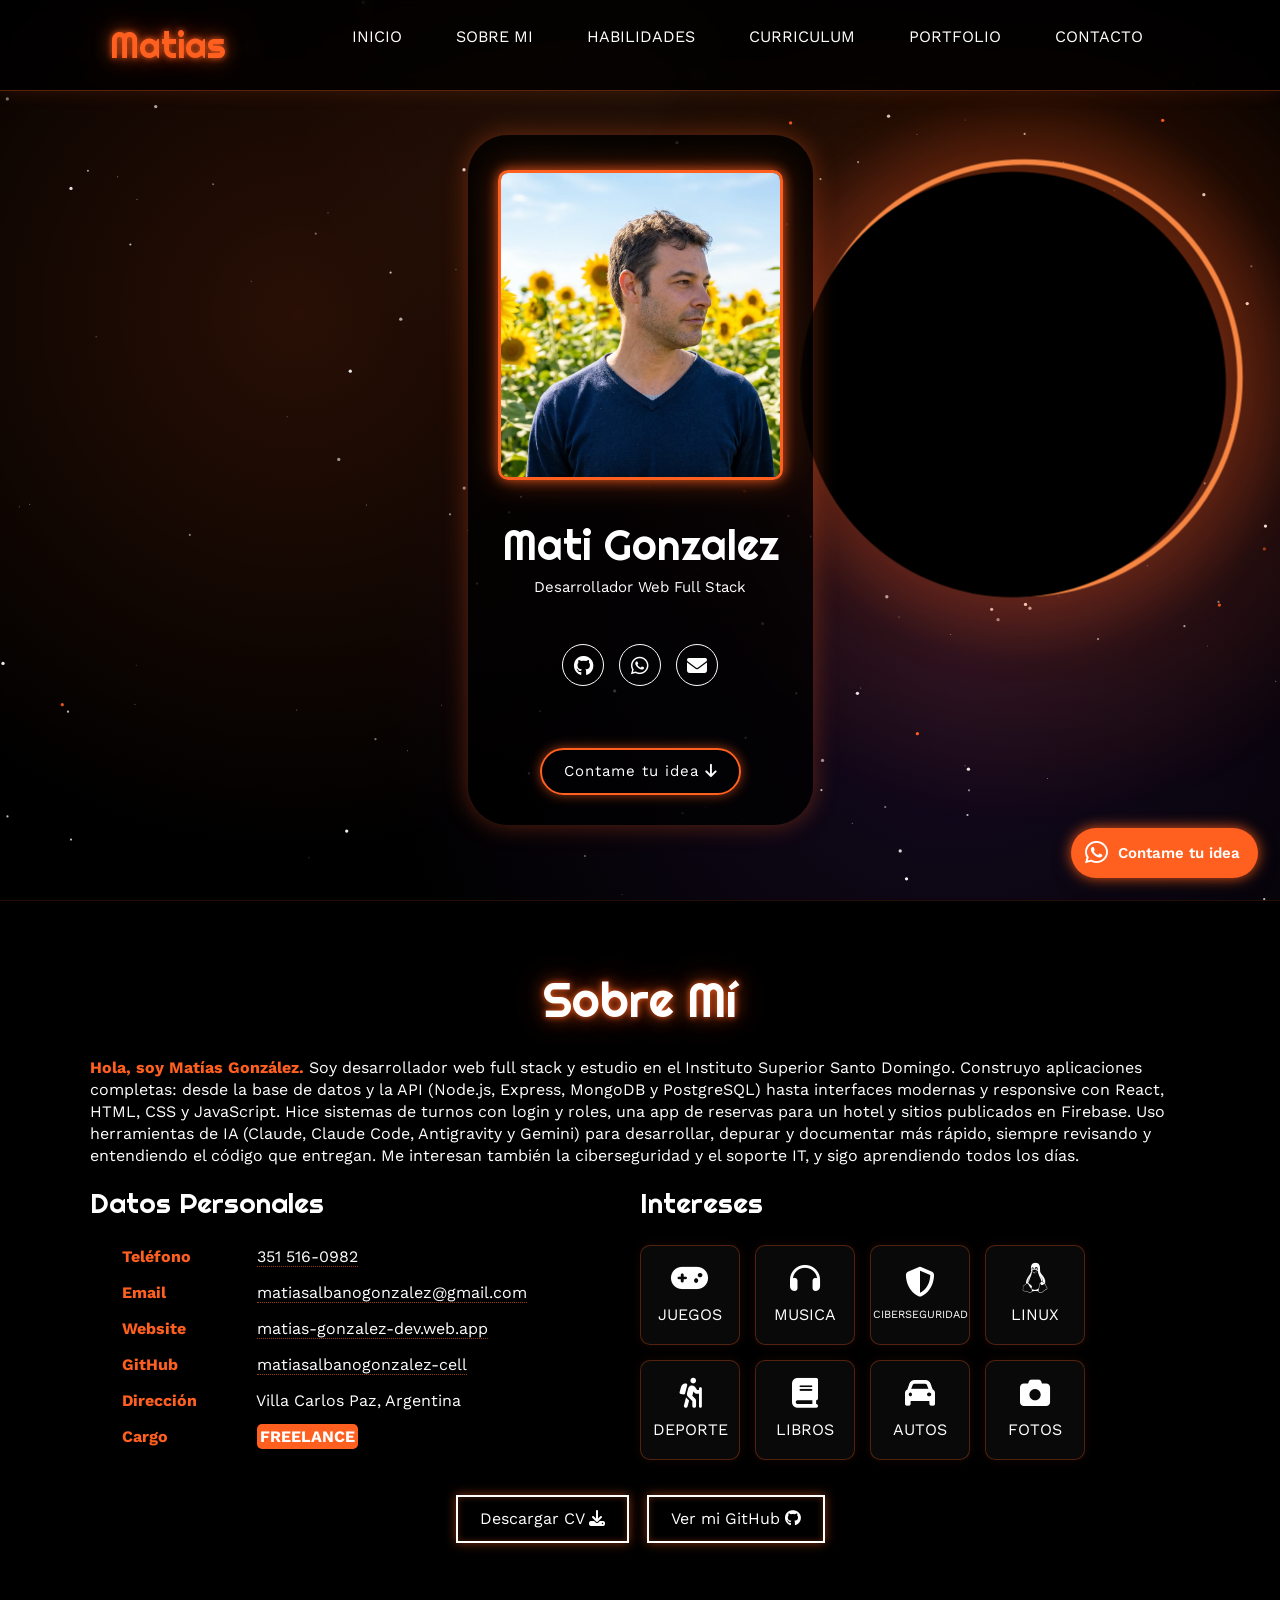
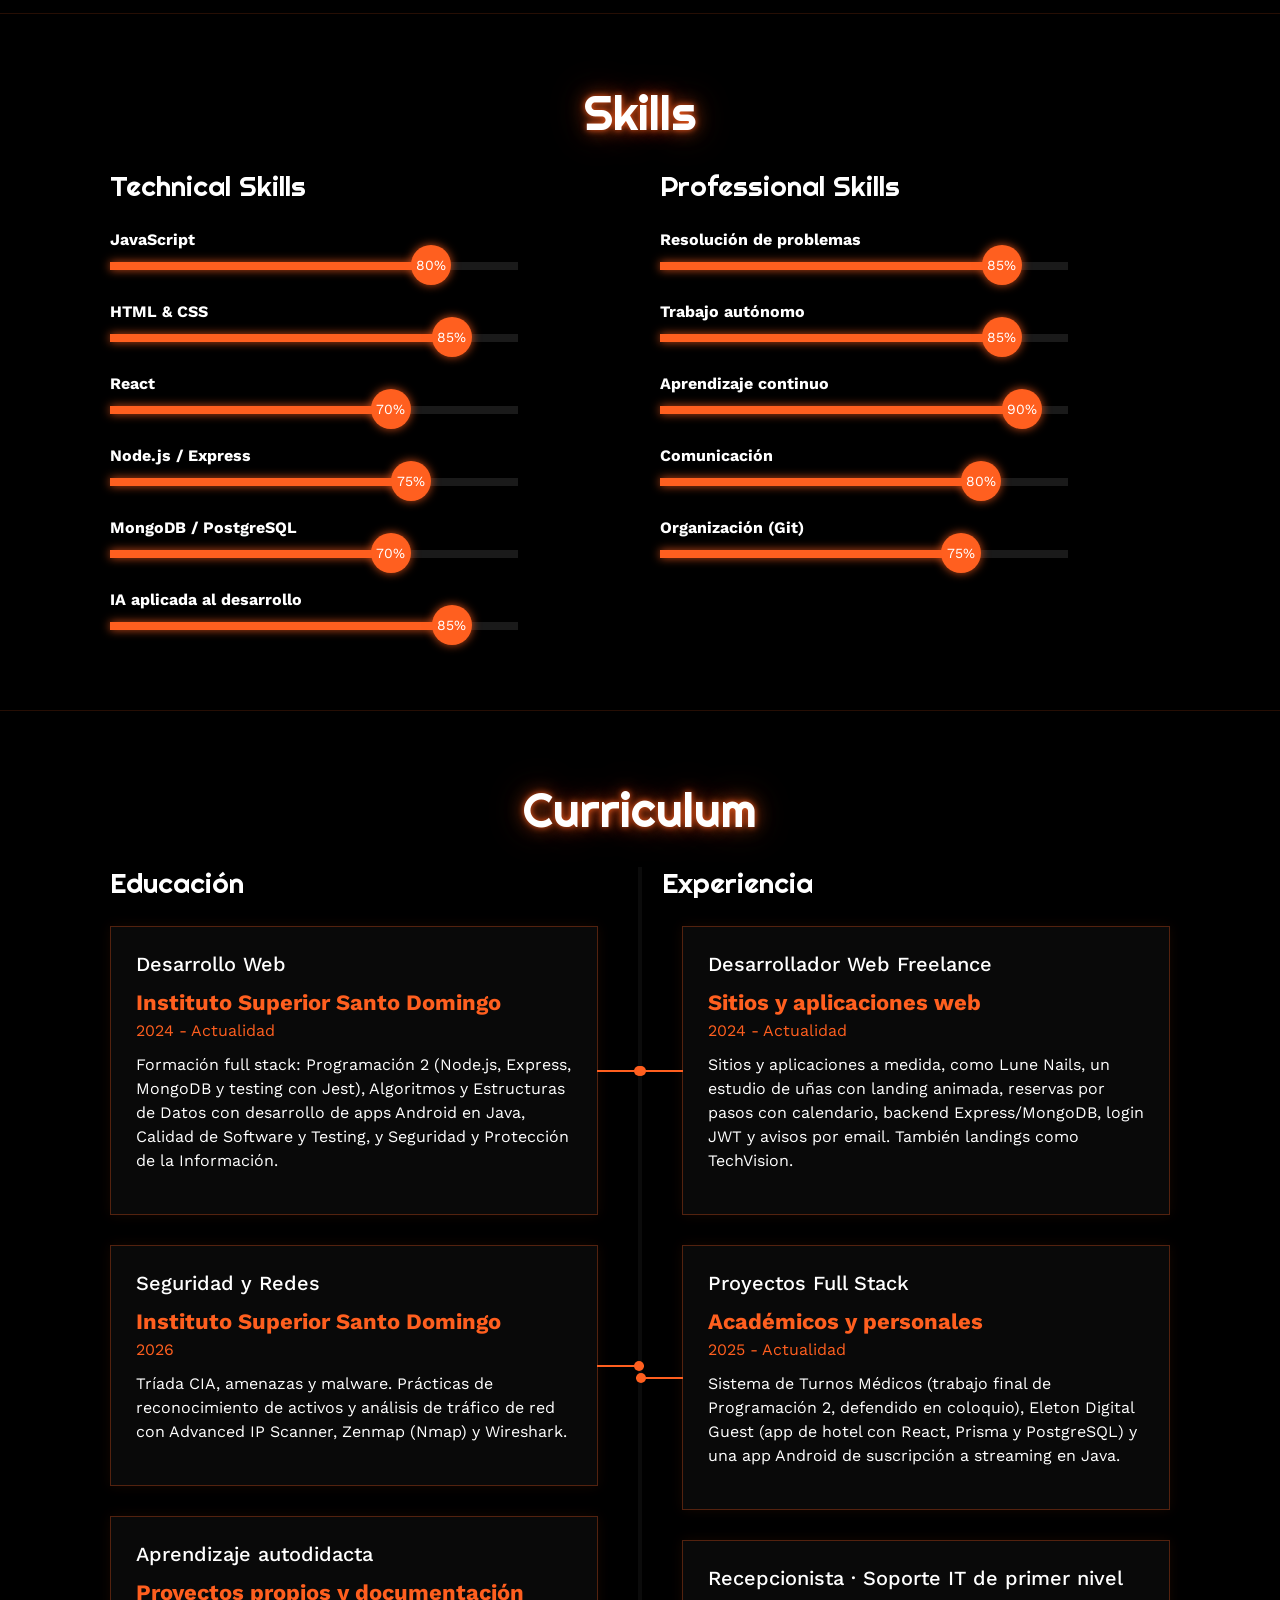
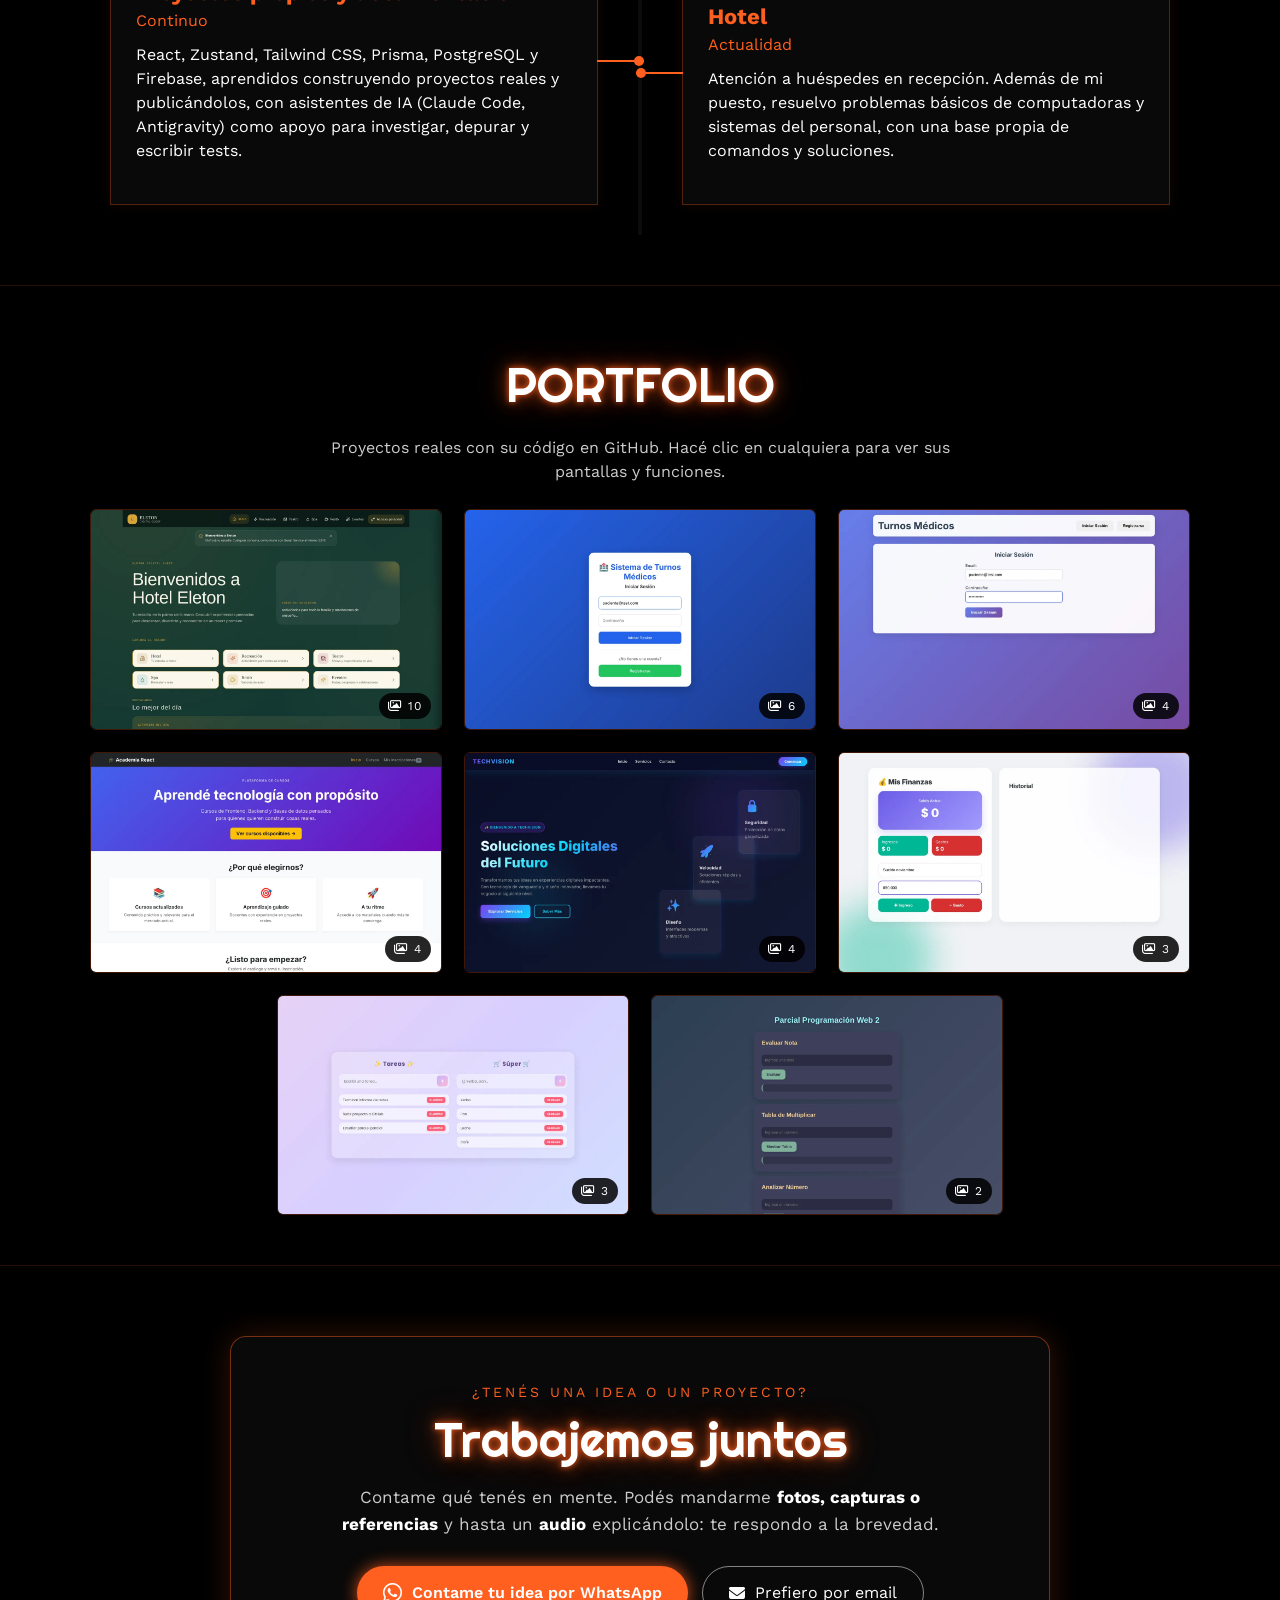
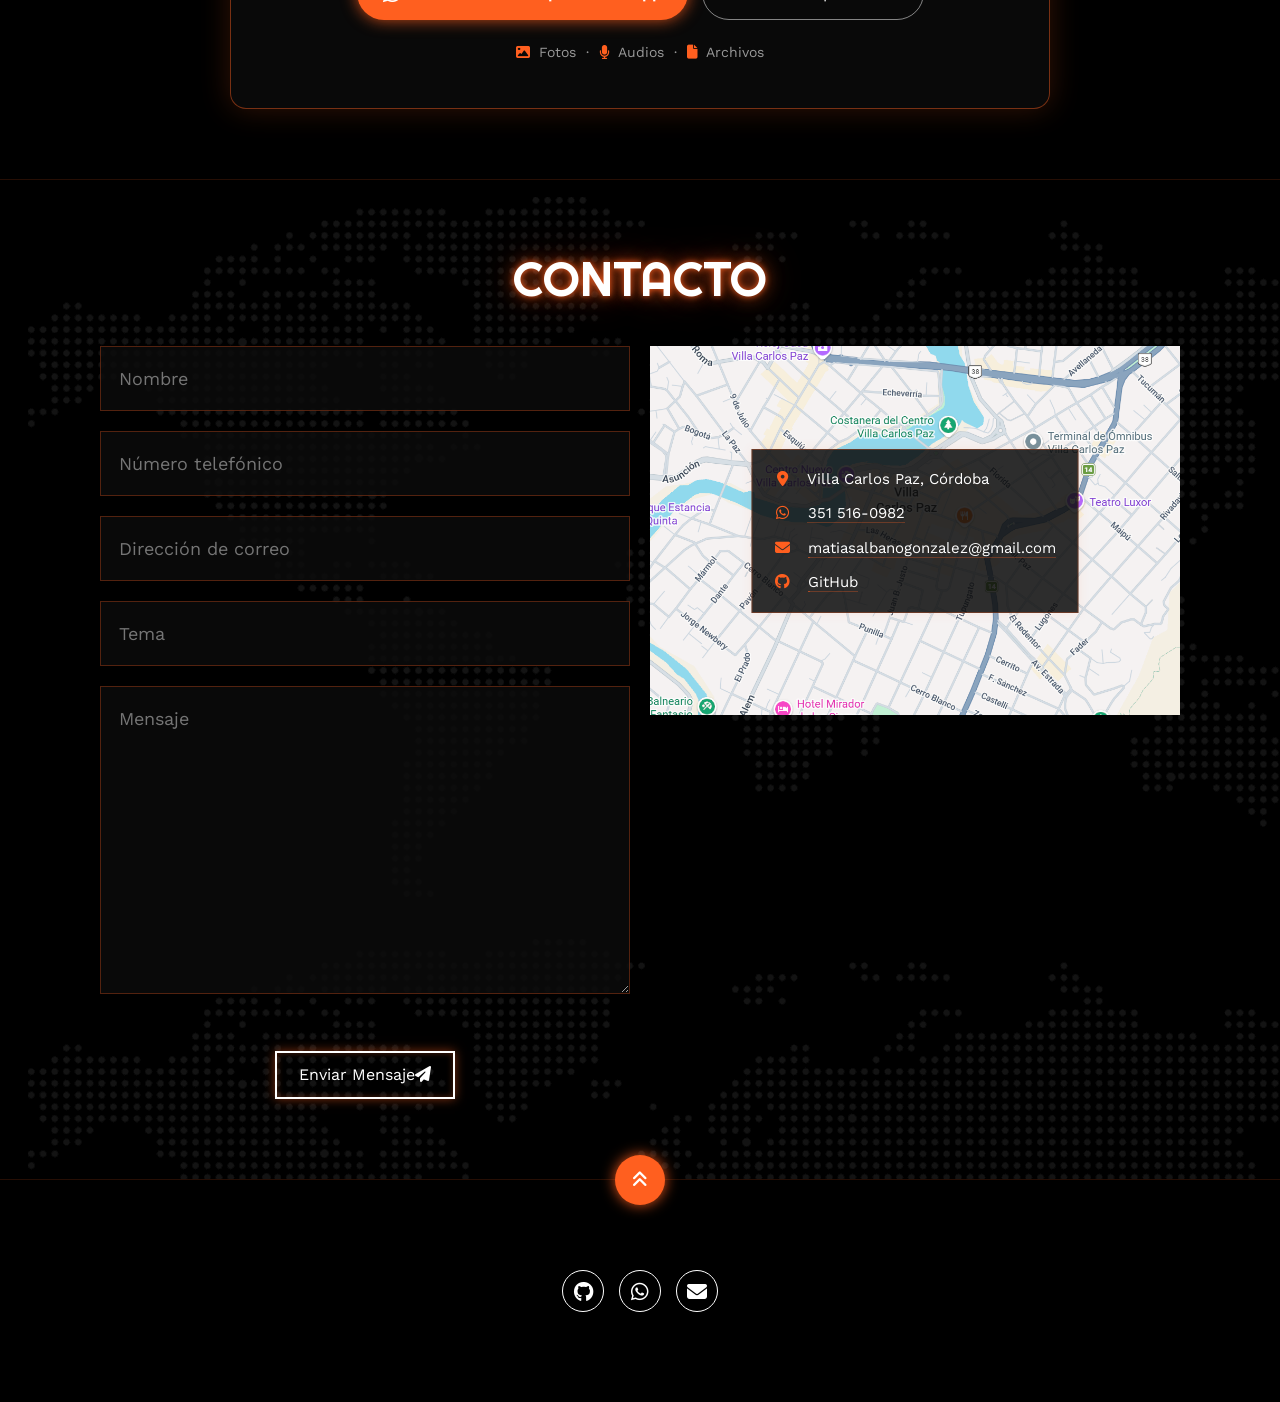
<file: portfolio-Mati-main/index.html>
<!DOCTYPE html>
<html lang="es">
<head>
    <meta charset="UTF-8">
    <meta http-equiv="X-UA-Compatible" content="IE=edge">
    <meta name="viewport" content="width=device-width, initial-scale=1.0">
    <link rel="stylesheet" href="https://cdnjs.cloudflare.com/ajax/libs/font-awesome/6.1.2/css/all.min.css" integrity="sha512-1sCRPdkRXhBV2PBLUdRb4tMg1w2YPf37qatUFeS7zlBy7jJI8Lf4VHwWfZZfpXtYSLy85pkm9GaYVYMfw5BC1A==" crossorigin="anonymous" referrerpolicy="no-referrer" />
    <title>Matías González | Desarrollador Web Full Stack</title>
    <meta name="description" content="Portfolio de Matías González, desarrollador web full stack en Villa Carlos Paz, Córdoba. Proyectos con React, Node.js, Express, MongoDB y PostgreSQL. ¿Tenés una idea? Trabajemos juntos.">
    <meta name="theme-color" content="#000000">
    <!-- Vista previa al compartir el link (WhatsApp, LinkedIn, Facebook) -->
    <meta property="og:type" content="website">
    <meta property="og:site_name" content="Matías González · Portfolio">
    <meta property="og:title" content="Matías González | Desarrollador Web Full Stack">
    <meta property="og:description" content="Aplicaciones web completas con React, Node.js y bases de datos. Mirá mis proyectos con sus pantallas y contame tu idea.">
    <meta property="og:url" content="https://matias-gonzalez-dev.web.app/">
    <meta property="og:image" content="https://matias-gonzalez-dev.web.app/img/og-portfolio.jpg">
    <meta property="og:image:width" content="1200">
    <meta property="og:image:height" content="630">
    <meta property="og:image:alt" content="Matías González, Desarrollador Web Full Stack">
    <meta property="og:locale" content="es_AR">
    <meta name="twitter:card" content="summary_large_image">
    <meta name="twitter:image" content="https://matias-gonzalez-dev.web.app/img/og-portfolio.jpg">
    <link rel="stylesheet" href="estilo.css?v=12">
    <link href="https://cdn.jsdelivr.net/npm/bootstrap@5.3.3/dist/css/bootstrap.min.css" rel="stylesheet">
</head>
<body>
    <script src="https://cdn.jsdelivr.net/npm/bootstrap@5.3.3/dist/js/bootstrap.bundle.min.js"></script>
    <!-- MENU ENCABEZADO -->
    <div class="contenedor-header">
        <header>
            <div class="logo">
                <a href="#inicio">Matias</a>
            </div>
            <nav id="nav">
                <ul>
                    <li><a href="#inicio" onclick="seleccionar()">INICIO</a></li>
                    <li><a href="#sobremi" onclick="seleccionar()">SOBRE MI</a></li>
                    <li><a href="#skills" onclick="seleccionar()">HABILIDADES</a></li>
                    <li><a href="#curriculum" onclick="seleccionar()">CURRICULUM</a></li>
                    <li><a href="#portfolio" onclick="seleccionar()">PORTFOLIO</a></li>
                    <li><a href="#contacto" onclick="seleccionar()">CONTACTO</a></li>
                </ul>
            </nav>
            <div class="nav-responsive" onclick="mostrarOcultarMenu()">
                <i class="fa-solid fa-bars"></i>
            </div>
        </header>
    </div>

    <!-- SECCION INICIO -->
    <section id="inicio" class="inicio">
        <div class="contenido-banner">
            <div class="contenedor-img">
                <img src="img/perfil.webp" alt="Matías González" width="285" height="310">
            </div>
            <h1>Mati Gonzalez</h1>
            <h2>Desarrollador Web Full Stack</h2>
            <div class="redes">
                <a href="https://github.com/matiasalbanogonzalez-cell" target="_blank" rel="noopener" title="GitHub" aria-label="GitHub"><i class="fa-brands fa-github"></i></a>
                <a href="https://wa.me/5493515160982" target="_blank" rel="noopener" title="WhatsApp" aria-label="WhatsApp"><i class="fa-brands fa-whatsapp"></i></a>
                <a href="mailto:matiasalbanogonzalez@gmail.com" title="Email" aria-label="Email"><i class="fa-solid fa-envelope"></i></a>
                <!-- LinkedIn: cuando tengas el link, descomentá esta línea y pegalo en href
                <a href="https://www.linkedin.com/in/TU-USUARIO" target="_blank" rel="noopener" title="LinkedIn" aria-label="LinkedIn"><i class="fa-brands fa-linkedin-in"></i></a> -->
            </div>
            <a href="#trabajemos" class="cta-portada">Contame tu idea <i class="fa-solid fa-arrow-down"></i></a>
        </div>
    </section>

    <!-- SECCION SOBRE MI -->
    <section id="sobremi" class="sobremi">
    
        <div class="contenido-seccion">
            <h2>Sobre Mí</h2>
            <p><span>Hola, soy Matías González.</span> Soy desarrollador web full stack y estudio en el Instituto Superior Santo Domingo.
                Construyo aplicaciones completas: desde la base de datos y la API (Node.js, Express, MongoDB y PostgreSQL) hasta interfaces
                modernas y responsive con React, HTML, CSS y JavaScript. Hice sistemas de turnos con login y roles, una app de reservas para un hotel
                y sitios publicados en Firebase. Uso herramientas de IA (Claude, Claude Code, Antigravity y Gemini) para desarrollar,
                depurar y documentar más rápido, siempre revisando y entendiendo el código que entregan.
                Me interesan también la ciberseguridad y el soporte IT, y sigo aprendiendo todos los días.</p>
            <div class="fila">
                <!-- datos personales -->
                <div class="col">
                    <h3>Datos Personales</h3>
                    <ul>
                        <li>
                            <strong>Teléfono</strong>
                            <a href="https://wa.me/5493515160982" target="_blank" rel="noopener" class="dato-link">351 516-0982</a>
                        </li>
                        <li>
                            <strong>Email</strong>
                            <a href="mailto:matiasalbanogonzalez@gmail.com" class="dato-link">matiasalbanogonzalez@gmail.com</a>
                        </li>
                        <li>
                            <strong>Website</strong>
                            <a href="https://matias-gonzalez-dev.web.app" class="dato-link">matias-gonzalez-dev.web.app</a>
                        </li>
                        <li>
                            <strong>GitHub</strong>
                            <a href="https://github.com/matiasalbanogonzalez-cell" target="_blank" rel="noopener" class="dato-link">matiasalbanogonzalez-cell</a>
                        </li>
                        <li>
                            <strong>Dirección</strong>
                            Villa Carlos Paz, Argentina
                        </li>
                        <li>
                            <strong>Cargo</strong>
                            <span>FREELANCE</span>
                        </li>
                    </ul>
                </div>

                <!-- intereses -->
                <div class="col">
                    <h3>Intereses</h3>
                    <div class="contenedor-intereses">
                        <div class="interes">
                            <i class="fa-solid fa-gamepad"></i>
                            <span>JUEGOS</span>
                        </div>
                        <div class="interes">
                            <i class="fa-solid fa-headphones"></i>
                            <span>MUSICA</span>
                        </div>
                        <div class="interes">
                            <i class="fa-solid fa-shield-halved"></i>
                            <span class="interes-largo">CIBERSEGURIDAD</span>
                        </div>
                        <div class="interes">
                            <i class="fa-brands fa-linux"></i>
                            <span>LINUX</span>
                        </div>
                        <div class="interes">
                            <i class="fa-solid fa-person-hiking"></i>
                            <span>DEPORTE</span>
                        </div>
                        <div class="interes">
                            <i class="fa-solid fa-book"></i>
                            <span>LIBROS</span>
                        </div>
                        <div class="interes">
                            <i class="fa-solid fa-car"></i>
                            <span>AUTOS</span>
                        </div>
                        <div class="interes">
                            <i class="fa-solid fa-camera"></i>
                            <span>FOTOS</span>
                        </div>
                        
                    </div>
                </div>
            </div>
            <div class="botones-sobremi">
                <a href="cv/CV-Matias-Gonzalez.pdf" download="CV-Matias-Gonzalez.pdf" class="boton-link">
                    <button>
                        Descargar CV <i class="fa-solid fa-download"></i>
                        <span class="overlay"></span>
                    </button>
                </a>
                <a href="https://github.com/matiasalbanogonzalez-cell" target="_blank" rel="noopener" class="boton-link">
                    <button>
                        Ver mi GitHub <i class="fa-brands fa-github"></i>
                        <span class="overlay"></span>
                    </button>
                </a>
            </div>
        </div>
    </section>

    <!-- SECCION SKILLS -->
    <section class="skills" id="skills">
        <div class="contenido-seccion">
            <h2>Skills</h2>
            <div class="fila">
                <!-- Technical Skill -->
                <div class="col">
                    <h3>Technical Skills</h3>
                    <div class="skill">
                        <span>JavaScript</span>
                        <div class="barra-skill">
                            <div class="progreso">
                                <span>80%</span>
                            </div>
                        </div>
                    </div>
                    <div class="skill">
                        <span>HTML & CSS</span>
                        <div class="barra-skill">
                            <div class="progreso">
                                <span>85%</span>
                            </div>
                        </div>
                    </div>
                    <div class="skill">
                        <span>React</span>
                        <div class="barra-skill">
                            <div class="progreso">
                                <span>70%</span>
                            </div>
                        </div>
                    </div>
                    <div class="skill">
                        <span>Node.js / Express</span>
                        <div class="barra-skill">
                            <div class="progreso">
                                <span>75%</span>
                            </div>
                        </div>
                    </div>
                    <div class="skill">
                        <span>MongoDB / PostgreSQL</span>
                        <div class="barra-skill">
                            <div class="progreso">
                                <span>70%</span>
                            </div>
                        </div>
                    </div>
                    <div class="skill">
                        <span>IA aplicada al desarrollo</span>
                        <div class="barra-skill">
                            <div class="progreso">
                                <span>85%</span>
                            </div>
                        </div>
                    </div>
                </div>
                <!-- Professional Skills -->
                <div class="col">
                    <h3>Professional Skills</h3>
                    <div class="skill">
                        <span>Resolución de problemas</span>
                        <div class="barra-skill">
                            <div class="progreso">
                                <span>85%</span>
                            </div>
                        </div>
                    </div>
                    <div class="skill">
                        <span>Trabajo autónomo</span>
                        <div class="barra-skill">
                            <div class="progreso">
                                <span>85%</span>
                            </div>
                        </div>
                    </div>
                    <div class="skill">
                        <span>Aprendizaje continuo</span>
                        <div class="barra-skill">
                            <div class="progreso">
                                <span>90%</span>
                            </div>
                        </div>
                    </div>
                    <div class="skill">
                        <span>Comunicación</span>
                        <div class="barra-skill">
                            <div class="progreso">
                                <span>80%</span>
                            </div>
                        </div>
                    </div>
                    <div class="skill">
                        <span>Organización (Git)</span>
                        <div class="barra-skill">
                            <div class="progreso">
                                <span>75%</span>
                            </div>
                        </div>
                    </div>
                </div>
            </div>
        </div>
    </section>

    <!-- SECCION CURRICULUM -->
    <section id="curriculum" class="curriculum">
        <div class="contenido-seccion">
            <h2>Curriculum</h2>
            <div class="fila">
                <div class="col izquierda">
                    <h3>Educación</h3>
                    <div class="item izq">
                        <h4>Desarrollo Web</h4>
                        <span class="casa">Instituto Superior Santo Domingo</span>
                        <span class="fecha">2024 - Actualidad</span>
                        <p>Formación full stack: Programación 2 (Node.js, Express, MongoDB y testing con Jest),
                            Algoritmos y Estructuras de Datos con desarrollo de apps Android en Java,
                            Calidad de Software y Testing, y Seguridad y Protección de la Información.</p>
                        <div class="conectori">
                            <div class="circuloi"></div>
                        </div>
                    </div>
                    <div class="item izq">
                        <h4>Seguridad y Redes</h4>
                        <span class="casa">Instituto Superior Santo Domingo</span>
                        <span class="fecha">2026</span>
                        <p>Tríada CIA, amenazas y malware. Prácticas de reconocimiento de activos
                            y análisis de tráfico de red con Advanced IP Scanner, Zenmap (Nmap) y Wireshark.</p>
                        <div class="conectori">
                            <div class="circuloi"></div>
                        </div>
                    </div>
                    <div class="item izq">
                        <h4>Aprendizaje autodidacta</h4>
                        <span class="casa">Proyectos propios y documentación</span>
                        <span class="fecha">Continuo</span>
                        <p>React, Zustand, Tailwind CSS, Prisma, PostgreSQL y Firebase, aprendidos
                            construyendo proyectos reales y publicándolos, con asistentes de IA
                            (Claude Code, Antigravity) como apoyo para investigar, depurar y escribir tests.</p>
                        <div class="conectori">
                            <div class="circuloi"></div>
                        </div>
                    </div>
                </div>

                <div class="col derecha">
                    <h3>Experiencia</h3>
                    <div class="item der">
                        <h4>Desarrollador Web Freelance</h4>
                        <span class="casa">Sitios y aplicaciones web</span>
                        <span class="fecha">2024 - Actualidad</span>
                        <p>Sitios y aplicaciones a medida, como Lune Nails, un estudio de uñas con landing animada,
                            reservas por pasos con calendario, backend Express/MongoDB, login JWT y avisos por email.
                            También landings como TechVision.</p>
                        <div class="conectord">
                            <div class="circulod"></div>
                        </div>
                    </div>
                    <div class="item der">
                        <h4>Proyectos Full Stack</h4>
                        <span class="casa">Académicos y personales</span>
                        <span class="fecha">2025 - Actualidad</span>
                        <p>Sistema de Turnos Médicos (trabajo final de Programación 2, defendido en coloquio),
                            Eleton Digital Guest (app de hotel con React, Prisma y PostgreSQL)
                            y una app Android de suscripción a streaming en Java.</p>
                        <div class="conectord">
                            <div class="circulod"></div>
                        </div>
                    </div>
                    <div class="item der">
                        <h4>Recepcionista · Soporte IT de primer nivel</h4>
                        <span class="casa">Hotel</span>
                        <span class="fecha">Actualidad</span>
                        <p>Atención a huéspedes en recepción. Además de mi puesto, resuelvo problemas básicos
                            de computadoras y sistemas del personal, con una base propia de comandos y soluciones.</p>
                        <div class="conectord">
                            <div class="circulod"></div>
                        </div>
                    </div>
                </div>
            </div>
        </div>
    </section>

    <!-- SECCION PORTFOLIO -->
    <section id="portfolio" class="portfolio">
        <div class="contenido-seccion">
            <h2>PORTFOLIO</h2>
            <p class="portfolio-intro">Proyectos reales con su código en GitHub. Hacé clic en cualquiera para ver sus pantallas y funciones.</p>
            <div class="galeria" id="galeria">
                <!-- Se completa con proyectos.js -->
            </div>
        </div>
    </section>

    <!-- SECCION TRABAJEMOS JUNTOS -->
    <section id="trabajemos" class="trabajemos">
        <div class="trabajemos-caja">
            <p class="trabajemos-kicker">¿Tenés una idea o un proyecto?</p>
            <h2>Trabajemos juntos</h2>
            <p class="trabajemos-texto">Contame qué tenés en mente. Podés mandarme <strong>fotos, capturas o referencias</strong>
                y hasta un <strong>audio</strong> explicándolo: te respondo a la brevedad.</p>
            <div class="trabajemos-botones">
                <a href="https://wa.me/5493515160982?text=Hola%20Mat%C3%ADas%21%20Vi%20tu%20portfolio%20y%20te%20quiero%20contar%20una%20idea%20/%20proyecto%3A%20" target="_blank" rel="noopener" class="btn-wa">
                    <i class="fa-brands fa-whatsapp"></i> Contame tu idea por WhatsApp
                </a>
                <a href="mailto:matiasalbanogonzalez@gmail.com" class="btn-mail">
                    <i class="fa-solid fa-envelope"></i> Prefiero por email
                </a>
            </div>
            <p class="trabajemos-nota"><i class="fa-solid fa-image"></i> Fotos &nbsp;·&nbsp; <i class="fa-solid fa-microphone"></i> Audios &nbsp;·&nbsp; <i class="fa-solid fa-file"></i> Archivos</p>
        </div>
    </section>

    <!-- SECCION CONTACTO -->
    <section id="contacto" class="contacto">
        <div class="contenido-seccion">
            <h2>CONTACTO</h2>
            <div class="fila">
                <!-- Formulario -->
                <div class="col">
                    <form id="form-contacto" novalidate>
                    <input type="text" id="c-nombre" placeholder="Nombre" required>
                    <input type="tel" id="c-telefono" placeholder="Número telefónico">
                    <input type="email" id="c-email" placeholder="Dirección de correo">
                    <input type="text" id="c-tema" placeholder="Tema">
                    <textarea id="c-mensaje" cols="30" rows="10" placeholder="Mensaje" required></textarea>
                    <p id="c-aviso" class="form-aviso" role="status"></p>
                    <button type="submit">
                        Enviar Mensaje<i class="fa-solid fa-paper-plane"></i>
                        <span class="overlay"></span>
                    </button>
                    </form>
                </div>
                <!-- Mapa -->
                <div class="col">
                    <img src="img/ubicacion.png" alt="Mapa de Villa Carlos Paz">
                    <div class="info">
                        <ul>
                            <li>
                                <i class="fa-solid fa-location-dot"></i>
                                Villa Carlos Paz, Córdoba
                            </li>
                            <li>
                                <i class="fa-brands fa-whatsapp"></i>
                                <a href="https://wa.me/5493515160982" target="_blank" rel="noopener" class="dato-link">351 516-0982</a>
                            </li>
                            <li>
                                <i class="fa-solid fa-envelope"></i>
                                <a href="mailto:matiasalbanogonzalez@gmail.com" class="dato-link">matiasalbanogonzalez@gmail.com</a>
                            </li>
                            <li>
                                <i class="fa-brands fa-github"></i>
                                <a href="https://github.com/matiasalbanogonzalez-cell" target="_blank" rel="noopener" class="dato-link">GitHub</a>
                            </li>
                        </ul>
                    </div>
                </div>
            </div>
        </div>
    </section>

    <!-- footer -->
    <footer>
        <a href="#inicio" class="arriba">
            <i class="fa-solid fa-angles-up"></i>
        </a>
        <div class="redes">
            <a href="https://github.com/matiasalbanogonzalez-cell" target="_blank" rel="noopener" title="GitHub" aria-label="GitHub"><i class="fa-brands fa-github"></i></a>
            <a href="https://wa.me/5493515160982" target="_blank" rel="noopener" title="WhatsApp" aria-label="WhatsApp"><i class="fa-brands fa-whatsapp"></i></a>
            <a href="mailto:matiasalbanogonzalez@gmail.com" title="Email" aria-label="Email"><i class="fa-solid fa-envelope"></i></a>
        </div>
    </footer>

    <script src="proyectos.js?v=12"></script>
    <script>
        // Galería del portfolio armada desde proyectos.js
        document.getElementById("galeria").innerHTML = proyectos.map(p => `
            <a href="project.html?id=${p.id}" class="proyecto-link">
                <div class="proyecto">
                    <img src="${rutaPantalla(p, 1)}" alt="${p.titulo}" loading="lazy">
                    <span class="proyecto-cant"><i class="fa-regular fa-images"></i> ${p.pantallas.length}</span>
                    <div class="overlay">
                        <h3>${p.titulo}</h3>
                        <p>${p.categoria}</p>
                    </div>
                </div>
            </a>`).join("");
    </script>

    <a href="https://wa.me/5493515160982?text=Hola%20Mat%C3%ADas%21%20Vi%20tu%20portfolio%20y%20te%20quiero%20contar%20una%20idea%20/%20proyecto%3A%20" target="_blank" rel="noopener" class="wa-flotante" aria-label="Contame tu idea por WhatsApp">
        <i class="fa-brands fa-whatsapp"></i>
        <span>Contame tu idea</span>
    </a>

    <script src="estrellas.js?v=12"></script>
    <script src="script.js?v=12"></script>
    <script>
        // Formulario de contacto: arma el mail con los datos y abre el correo del visitante
        document.getElementById("form-contacto").addEventListener("submit", e => {
            e.preventDefault();
            const v = id => document.getElementById(id).value.trim();
            const aviso = document.getElementById("c-aviso");
            if (!v("c-nombre") || !v("c-mensaje")) {
                aviso.textContent = "Completá al menos tu nombre y el mensaje.";
                return;
            }
            const asunto = v("c-tema") || "Contacto desde el portfolio";
            const cuerpo = `${v("c-mensaje")}\n\n—\nNombre: ${v("c-nombre")}\nTeléfono: ${v("c-telefono") || "-"}\nEmail: ${v("c-email") || "-"}`;
            abrirEmail(asunto, cuerpo);
            aviso.textContent = "¡Listo! Se abrió tu correo con el mensaje armado: solo falta tocar Enviar.";
        });
    </script>
</body>
</html>
</file>
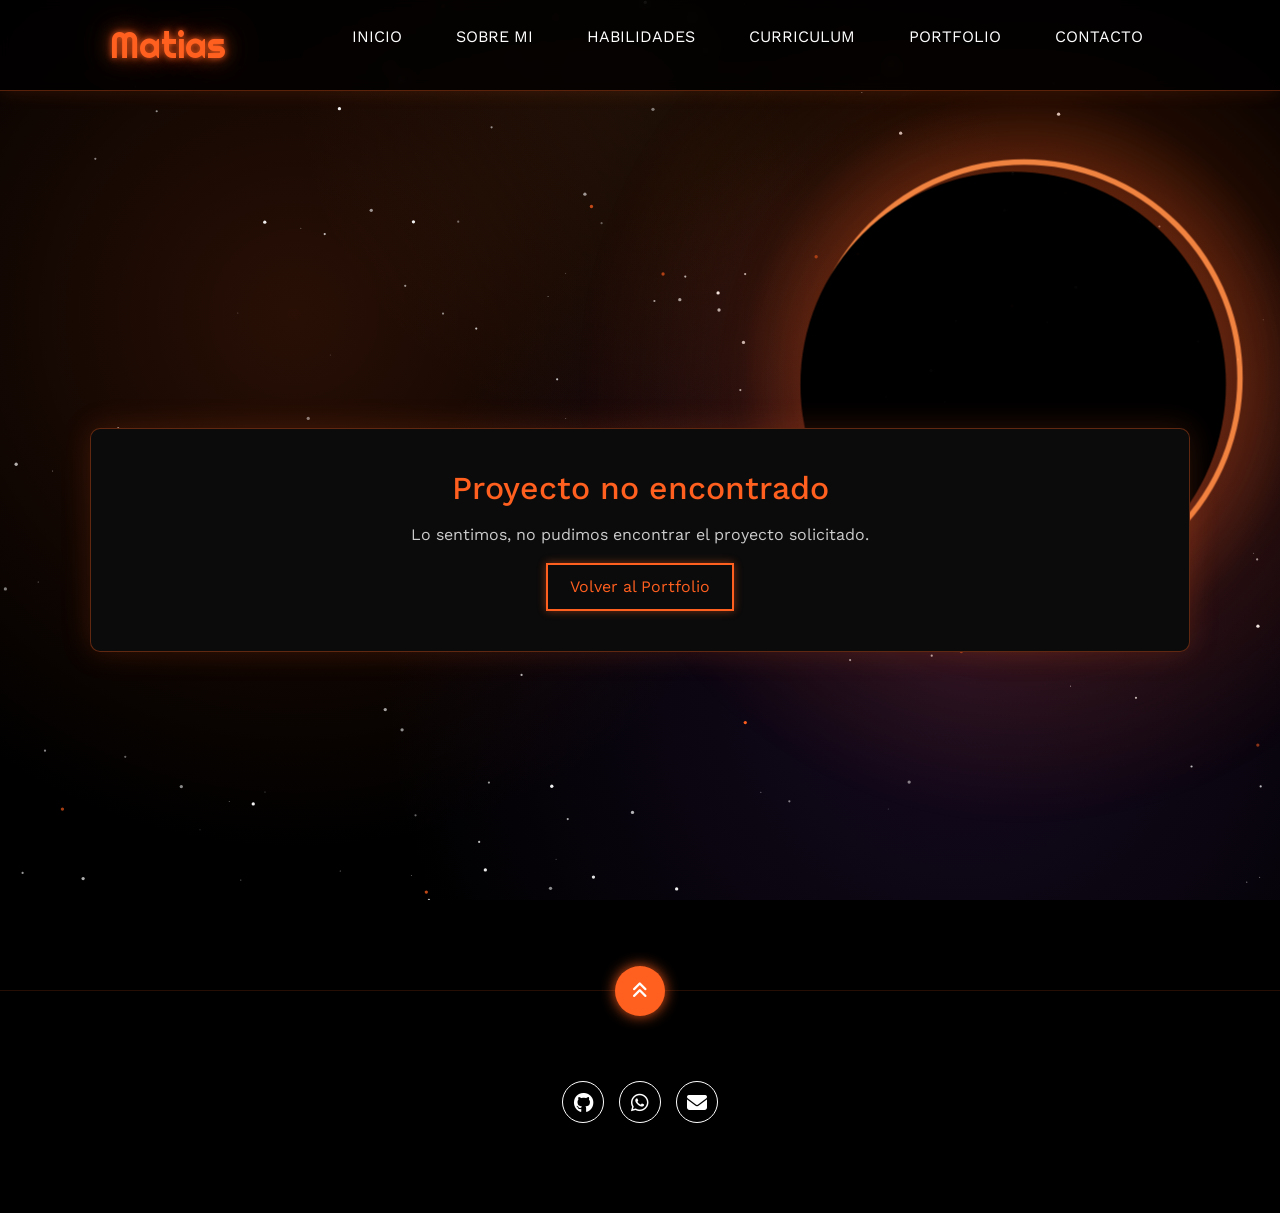
<file: portfolio-Mati-main/project.html>
<!DOCTYPE html>
<html lang="es">
<head>
    <meta charset="UTF-8">
    <meta http-equiv="X-UA-Compatible" content="IE=edge">
    <meta name="viewport" content="width=device-width, initial-scale=1.0">
    <link rel="stylesheet" href="https://cdnjs.cloudflare.com/ajax/libs/font-awesome/6.1.2/css/all.min.css" integrity="sha512-1sCRPdkRXhBV2PBLUdRb4tMg1w2YPf37qatUFeS7zlBy7jJI8Lf4VHwWfZZfpXtYSLy85pkm9GaYVYMfw5BC1A==" crossorigin="anonymous" referrerpolicy="no-referrer" />
    <title>Proyecto | Matias Gonzalez</title>
    <link rel="stylesheet" href="estilo.css?v=12">
    <link href="https://cdn.jsdelivr.net/npm/bootstrap@5.3.3/dist/css/bootstrap.min.css" rel="stylesheet">
    <style>
        body {
            background-color: #000;
            font-family: 'Work Sans';
        }
        .proyecto-detalle {
            min-height: 100vh;
            display: flex;
            align-items: center;
            justify-content: center;
            padding: 40px 20px;
            background-color: transparent;
            position: relative;
            z-index: 1;
            margin-top: 90px;
        }
        .proyecto-container {
            max-width: 900px;
            width: 100%;
            background: #0b0b0b;
            border-radius: 10px;
            overflow: hidden;
            box-shadow: 0 10px 30px rgba(0, 0, 0, 0.5);
        }
        .proyecto-imagen {
            width: 100%;
            height: 500px;
            object-fit: cover;
        }
        .proyecto-info {
            padding: 40px;
        }
        .proyecto-info h2 {
            font-size: 2.5rem;
            margin-bottom: 20px;
            color: #ff5f1f;
        }
        .proyecto-info p {
            font-size: 1.1rem;
            line-height: 1.8;
            color: #ccc;
            margin-bottom: 20px;
        }
        .botones-proyecto {
            display: flex;
            gap: 15px;
            margin-top: 30px;
            flex-wrap: wrap;
        }
        .btn-volver {
            display: inline-block;
            background-color: transparent;
            border: 2px solid #ff5f1f;
            width: fit-content;
            padding: 10px 22px;
            font-size: 1rem;
            color: #ff5f1f;
            position: relative;
            z-index: 10;
            text-decoration: none;
            cursor: pointer;
        }
        .btn-volver .overlay {
            position: absolute;
            top: 0;
            left: 0;
            width: 0;
            height: 100%;
            background-color: #ff5f1f;
            z-index: -1;
            transition: width 1s;
        }
        .btn-volver:hover {
            color: #fff;
        }
        .btn-volver:hover .overlay {
            width: 100%;
        }
        .proyecto-no-encontrado {
            text-align: center;
            padding: 40px;
            color: #ccc;
        }
        .proyecto-no-encontrado h2 {
            color: #ff5f1f;
            margin-bottom: 15px;
        }

        /* ---- Galería de pantallas ---- */
        .proyecto-container { max-width: 1100px; }
        .visor {
            position: relative;
            background: #1a1a1a;
            aspect-ratio: 16 / 10;
            display: flex;
            align-items: center;
            justify-content: center;
        }
        .visor img {
            width: 100%;
            height: 100%;
            object-fit: contain;
            transition: opacity .25s;
        }
        .visor .flecha {
            position: absolute;
            top: 50%;
            transform: translateY(-50%);
            width: 46px;
            height: 46px;
            border-radius: 50%;
            border: 2px solid #ff5f1f;
            background: rgba(0, 0, 0, .85);
            color: #ff5f1f;
            font-size: 18px;
            cursor: pointer;
            transition: background .3s, color .3s;
        }
        .visor .flecha:hover { background: #ff5f1f; color: #fff; }
        .visor .flecha.izq { left: 15px; }
        .visor .flecha.der { right: 15px; }
        .visor .contador {
            position: absolute;
            top: 15px;
            right: 15px;
            background: rgba(0, 0, 0, .85);
            color: #fff;
            font-size: 13px;
            padding: 4px 12px;
            border-radius: 20px;
        }
        .pantalla-info {
            padding: 18px 40px;
            border-bottom: 1px solid #222;
            min-height: 92px;
        }
        .pantalla-info h4 {
            color: #fff;
            font-size: 1.2rem;
            margin: 0 0 6px;
        }
        .pantalla-info h4 span { color: #ff5f1f; margin-right: 8px; }
        .pantalla-info p { color: #bbb; margin: 0; }
        .miniaturas {
            display: flex;
            gap: 10px;
            padding: 15px 40px;
            overflow-x: auto;
            border-bottom: 1px solid #222;
        }
        .miniaturas button {
            flex: 0 0 auto;
            width: 120px;
            aspect-ratio: 16 / 10;
            padding: 0;
            border: 2px solid transparent;
            border-radius: 4px;
            overflow: hidden;
            background: #1a1a1a;
            cursor: pointer;
            opacity: .55;
            transition: opacity .3s, border-color .3s;
        }
        .miniaturas button img { width: 100%; height: 100%; object-fit: cover; object-position: top; }
        .miniaturas button:hover { opacity: .9; }
        .miniaturas button.activa { opacity: 1; border-color: #ff5f1f; }
        .proyecto-info .categoria {
            color: #ff5f1f;
            text-transform: uppercase;
            letter-spacing: 2px;
            font-size: .85rem;
            margin-bottom: 8px;
        }
        .tecnologias { display: flex; flex-wrap: wrap; gap: 8px; margin: 10px 0 5px; padding: 0; list-style: none; }
        .tecnologias li {
            border: 1px solid #ff5f1f;
            color: #fff;
            padding: 4px 12px;
            border-radius: 20px;
            font-size: .9rem;
        }
        .funciones { color: #ccc; padding-left: 0; list-style: none; margin: 15px 0 0; }
        .funciones li { padding: 6px 0 6px 26px; position: relative; border-bottom: 1px dashed #222; }
        .funciones li::before {
            content: "\f00c";
            font-family: "Font Awesome 6 Free";
            font-weight: 900;
            color: #ff5f1f;
            position: absolute;
            left: 0;
        }
        .proyecto-info h3 { color: #fff; font-size: 1.3rem; margin-top: 30px; }
        @media (max-width: 700px) {
            .pantalla-info, .miniaturas { padding-left: 20px; padding-right: 20px; }
            .proyecto-info { padding: 25px 20px; }
            .proyecto-info h2 { font-size: 1.9rem; }
            .visor .flecha { width: 38px; height: 38px; }
            .miniaturas button { width: 90px; }
        }

        /* ---- Tema negro + neón ---- */
        .proyecto-container {
            border: 1px solid rgba(255, 95, 31, .35);
            box-shadow: 0 0 30px rgba(255, 95, 31, .18);
        }
        .proyecto-info h2 {
            text-shadow: 0 0 6px rgba(255, 95, 31, .9), 0 0 20px rgba(255, 95, 31, .5);
        }
        .btn-volver { box-shadow: 0 0 8px rgba(255, 95, 31, .45); }
        .btn-volver:hover { box-shadow: 0 0 16px rgba(255, 95, 31, .9); }
        .visor .flecha { box-shadow: 0 0 10px rgba(255, 95, 31, .6); }
        .miniaturas button.activa { box-shadow: 0 0 12px rgba(255, 95, 31, .9); }
        .tecnologias li { box-shadow: 0 0 6px rgba(255, 95, 31, .35); }
    </style>
</head>
<body>
    <div class="contenedor-header">
        <header>
            <div class="logo">
                <a href="index.html">Matias</a>
            </div>
            <nav id="nav">
                <ul>
                    <li><a href="index.html#inicio" onclick="seleccionar()">INICIO</a></li>
                    <li><a href="index.html#sobremi" onclick="seleccionar()">SOBRE MI</a></li>
                    <li><a href="index.html#skills" onclick="seleccionar()">HABILIDADES</a></li>
                    <li><a href="index.html#curriculum" onclick="seleccionar()">CURRICULUM</a></li>
                    <li><a href="index.html#portfolio" onclick="seleccionar()">PORTFOLIO</a></li>
                    <li><a href="index.html#contacto" onclick="seleccionar()">CONTACTO</a></li>
                </ul>
            </nav>
            <div class="nav-responsive" onclick="mostrarOcultarMenu()">
                <i class="fa-solid fa-bars"></i>
            </div>
        </header>
    </div>

    <section class="proyecto-detalle">
        <div class="proyecto-container" id="proyecto-container">
            <!-- El contenido se cargará con JavaScript -->
        </div>
    </section>

    <footer>
        <a href="index.html#inicio" class="arriba">
            <i class="fa-solid fa-angles-up"></i>
        </a>
        <div class="redes">
            <a href="https://github.com/matiasalbanogonzalez-cell" target="_blank" rel="noopener" title="GitHub" aria-label="GitHub"><i class="fa-brands fa-github"></i></a>
            <a href="https://wa.me/5493515160982" target="_blank" rel="noopener" title="WhatsApp" aria-label="WhatsApp"><i class="fa-brands fa-whatsapp"></i></a>
            <a href="mailto:matiasalbanogonzalez@gmail.com" title="Email" aria-label="Email"><i class="fa-solid fa-envelope"></i></a>
        </div>
    </footer>

    <script src="estrellas.js?v=12"></script>
    <script src="script.js?v=12"></script>
    <script src="proyectos.js?v=12"></script>
    <script>
        const params = new URLSearchParams(window.location.search);
        let indice = proyectos.findIndex(p => p.id === params.get("id"));
        let actual = 0;

        function mostrarPantalla(n) {
            const p = proyectos[indice];
            actual = (n + p.pantallas.length) % p.pantallas.length;
            const img = document.getElementById("visor-img");
            img.style.opacity = 0;
            setTimeout(() => {
                img.src = rutaPantalla(p, actual + 1);
                img.alt = p.titulo + " - " + p.pantallas[actual].titulo;
                img.style.opacity = 1;
            }, 150);
            document.getElementById("pantalla-titulo").innerHTML =
                `<span>${String(actual + 1).padStart(2, "0")}</span>${p.pantallas[actual].titulo}`;
            document.getElementById("pantalla-texto").textContent = p.pantallas[actual].texto;
            document.getElementById("contador").textContent = `${actual + 1} / ${p.pantallas.length}`;
            document.querySelectorAll(".miniaturas button").forEach((b, i) => b.classList.toggle("activa", i === actual));
            const activa = document.querySelectorAll(".miniaturas button")[actual];
            if (activa) activa.scrollIntoView({ block: "nearest", inline: "center", behavior: "smooth" });
        }

        function cargarProyecto() {
            const contenedor = document.getElementById("proyecto-container");
            if (indice === -1) {
                contenedor.innerHTML = `
                    <div class="proyecto-no-encontrado">
                        <h2>Proyecto no encontrado</h2>
                        <p>Lo sentimos, no pudimos encontrar el proyecto solicitado.</p>
                        <a href="index.html#portfolio" class="btn-volver">Volver al Portfolio</a>
                    </div>`;
                return;
            }
            const p = proyectos[indice];
            document.title = p.titulo + " | Matias Gonzalez";
            contenedor.innerHTML = `
                <div class="visor">
                    <img id="visor-img" src="${rutaPantalla(p, 1)}" alt="${p.titulo}">
                    <span class="contador" id="contador"></span>
                    <button class="flecha izq" onclick="mostrarPantalla(actual - 1)" aria-label="Pantalla anterior"><i class="fa-solid fa-chevron-left"></i></button>
                    <button class="flecha der" onclick="mostrarPantalla(actual + 1)" aria-label="Pantalla siguiente"><i class="fa-solid fa-chevron-right"></i></button>
                </div>
                <div class="pantalla-info">
                    <h4 id="pantalla-titulo"></h4>
                    <p id="pantalla-texto"></p>
                </div>
                <div class="miniaturas">
                    ${p.pantallas.map((s, i) => `
                        <button onclick="mostrarPantalla(${i})" title="${s.titulo}">
                            <img src="${rutaPantalla(p, i + 1)}" alt="${s.titulo}" loading="lazy">
                        </button>`).join("")}
                </div>
                <div class="proyecto-info">
                    <p class="categoria">${p.categoria}</p>
                    <h2>${p.titulo}</h2>
                    <p>${p.descripcion}</p>
                    <ul class="tecnologias">${p.tecnologias.map(t => `<li>${t}</li>`).join("")}</ul>
                    <h3>Funciones principales</h3>
                    <ul class="funciones">${p.pantallas.map(s => `<li><strong>${s.titulo}:</strong> ${s.texto}</li>`).join("")}</ul>
                    <div class="botones-proyecto">
                        ${p.demo ? `<a href="${p.demo}" target="_blank" rel="noopener" class="btn-volver">
                            <i class="fa-solid fa-arrow-up-right-from-square"></i> Ver sitio <span class="overlay"></span></a>` : ""}
                        <a href="${p.repo}" target="_blank" rel="noopener" class="btn-volver">
                            <i class="fa-brands fa-github"></i> Ver código <span class="overlay"></span></a>
                        <a href="index.html#portfolio" class="btn-volver">
                            <i class="fa-solid fa-arrow-left"></i> Volver al Portfolio <span class="overlay"></span></a>
                        <button class="btn-volver" onclick="navegarProyecto(-1)">
                            <i class="fa-solid fa-chevron-left"></i> Anterior <span class="overlay"></span></button>
                        <button class="btn-volver" onclick="navegarProyecto(1)">
                            Siguiente <i class="fa-solid fa-chevron-right"></i> <span class="overlay"></span></button>
                    </div>
                </div>`;
            mostrarPantalla(0);
        }

        function navegarProyecto(direccion) {
            const nuevo = (indice + direccion + proyectos.length) % proyectos.length;
            window.location.href = `project.html?id=${proyectos[nuevo].id}`;
        }

        // Flechas del teclado para recorrer las pantallas
        document.addEventListener("keydown", e => {
            if (indice === -1) return;
            if (e.key === "ArrowRight") mostrarPantalla(actual + 1);
            if (e.key === "ArrowLeft") mostrarPantalla(actual - 1);
        });

        window.addEventListener("load", cargarProyecto);
    </script>
</body>
</html>
</file>
<file: portfolio-Mati-main/estilo.css>
@import url('https://fonts.googleapis.com/css2?family=Righteous&family=Work+Sans:wght@100;300;400;600;800&display=swap');

* {
    box-sizing: border-box;
    font-family: 'Work Sans';
    margin: 0;
    padding: 0;
}

html {
    /* me permite deslizar cuando hago clic en los links del menu */
    scroll-behavior: smooth;
}

/* MENU */
.contenedor-header {
    background: #000;
    position: fixed;
    width: 100%;
    top: 0;
    left: 0;
    z-index: 99;
}

.contenedor-header header {
    max-width: 1100px;
    margin: auto;
    display: flex;
    justify-content: space-between;
    align-items: center;
    padding: 15px 20px;
}

.contenedor-header header .logo a {
    font-family: 'Righteous';
    font-size: 36px;
    color: #ff5f1f;
    text-decoration: none;
}

.contenedor-header header ul {
    display: flex;
    list-style: none;
}

.contenedor-header header nav ul li a {
    text-align: none;
    color: #fff;
    margin: 0 15px;
    padding: 10px 12px;
    transition: color 1s;
    text-decoration: none;
    position: relative;
    z-index: 2;
    display: block;
}

.contenedor-header header nav ul li a::before {
    content: '';
    position: absolute;
    top: 0;
    left: 0;
    width: 0;
    height: 100%;
    background-color: #ff5f1f;
    z-index: -1;
    transition: width 1s;
}

.contenedor-header header nav ul li a:hover {
    color: #fff;
}

.contenedor-header header nav ul li a:hover::before {
    width: 100%;
}

.nav-responsive {
    background-color: #ff5f1f;
    color: #fff;
    padding: 5px 10px;
    border-radius: 5px;
    cursor: pointer;
    display: none;
}

/* SECCION I N I C I O */
.inicio {
    background: linear-gradient(to top, rgba(0, 0, 0, .8), rgba(0, 0, 0, 1)), 
    url(img/fondo.jpg);
    background-size: cover;
    height: 100vh;
    color: #fff;
    display: flex;
    align-items: center;
    padding-top: 60px;
}

.inicio .contenido-banner {
    padding: 30px;
    background-color: #000;
    max-width: 350px;
    margin: auto;
    text-align: center;
    border-radius: 40px;
}

.inicio .contenido-banner img {
    
    margin-top: 5px;
    border: 3px solid #ff5f1f; /* más fino opcional */
    display: block;
    border-radius: 10px;       /* 👈 bordes suaves */
    width: 285px;              /* controlás tamaño */
    height: 310px;             /* forma rectangular */
    object-fit: cover;       /* evita deformación */
}

.inicio .contenido-banner h1 {
    margin-top: 40px;
    font-size: 42px;
    font-family: 'Righteous';
}

.inicio .contenido-banner h2 {
    font-size: 15px;
    font-weight: normal;
}

.inicio .contenido-banner .redes a {
    color: #fff;
    display: inline-block;
    text-decoration: none;
    border: 1px solid #fff;
    border-radius: 100%;
    width: 42px;
    height: 42px;
    line-height: 42px;
    margin: 40px 5px;
    font-size: 20px;
    transition: .3s;
}

.inicio .contenido-banner .redes a:hover {
    background-color: #ff5f1f;
}

.sobremi {
    background-color: #000;
    color: #fff;
    padding: 50px 20px;
}

.sobremi .contenido-seccion {
    max-width: 1100px;
    margin: auto;
}

.sobremi h2 {
    font-size: 48px;
    font-family: 'Righteous';
    text-align: center;
    padding: 20px 0;
}

.sobremi .contenido-seccion p {
    font: 18px;
    line-height: 22px;
    margin-bottom: 20px;
}

.sobremi .contenido-seccion p span {
    color: #ff5f1f;
    font-weight: bold;
}

.sobremi .fila {
    display: flex;
}

.sobremi .fila .col {
    width: 50%;
}

.sobremi .fila .col h3 {
    font-size: 28px;
    font-family: 'Righteous';
    margin-bottom: 25px;
}

.sobremi .fila .col ul {
    list-style: none;
}

.sobremi .fila .col ul li {
    margin: 12px 0;
}

.sobremi .fila .col ul li strong {
    display: inline-block;
    color: #ff5f1f;
    width: 130px;
}

.sobremi .fila .col ul li span {
    background-color: #ff5f1f;
    padding: 3px;
    font-weight: bold;
    border-radius: 5px;
}

.sobremi .fila .col .contenedor-intereses {
    display: flex;
    flex-wrap: wrap;
}

.sobremi .fila .col .contenedor-intereses .interes {
    width: 100px;
    height: 100px;
    background-color: #0b0b0b;
    border-radius: 10px;
    margin: 0 15px 15px 0;
    display: flex;
    flex-direction: column;
    align-items: center;
    justify-content: center;
    transition: .3s;
}

.sobremi .fila .col .contenedor-intereses .interes:hover {
    background-color: #ff5f1f;
}

.sobremi .fila .col .contenedor-intereses .interes i {
    font-size: 30px;
    margin-bottom: 10px;
}

.sobremi button {
    cursor: pointer;
    background-color: transparent;
    border: 2px solid #fff;
    width: fit-content;
    display: block;
    margin: 20px auto;
    padding: 10px 22px;
    font-size: 16px;
    color: #fff;
    position: relative;
    z-index: 10;
}

.sobremi button .overlay {
    position: absolute;
    top: 0;
    left: 0;
    width: 0;
    height: 100%;
    background-color: #ff5f1f;
    z-index: -1;
    transition: 1s;
}

.sobremi button:hover .overlay {
    width: 100%;
}

/* SECCION S K I L L S */
.skills {
    background-color: #0b0b0b;
    color: #fff;
    padding: 50px 20px;
}

.skills .contenido-seccion {
    max-width: 1100px;
    margin: auto;
}

.skills h2 {
    font-size: 48px;
    font-family: 'Righteous';
    text-align: center;
    padding: 20px 0;
}

.skills .fila {
    display: flex;
}

.skills .fila .col {
    width: 50%;
    padding: 0 20px;
}

.skills .fila .col h3 {
    font-size: 28px;
    font-family: 'Righteous';
    margin-bottom: 25px;
}

.skills .skill>span {
    font-weight: bold;
    display: block;
    margin-bottom: 10px;
}

.skills .skill .barra-skill {
    height: 8px;
    width: 80%;
    background-color: #1a1a1a;
    position: relative;
    margin-bottom: 30px;
}

.skills .skill .progreso {
    background-color: #ff5f1f;
    position: absolute;
    top: 0;
    left: 0;
    height: 8px;
}

.skills .skill .barra-skill span {
    position: absolute;
    height: 40px;
    width: 40px;
    background-color: #ff5f1f;
    border-radius: 50px;
    line-height: 40px;
    text-align: center;
    top: -17px;
    right: -15px;
    font-size: 14px;
}

/* Estas clases se agregaran dinamicamente mediante javascript */
.skills .skill .javascript {
    width: 0%;
    animation: 2s javascript forwards;
}

@keyframes javascript {
    0% {
        width: 0%;
    }

    100% {
        width: 80%;
    }
}

.skills .skill .htmlcss {
    width: 0%;
    animation: 2s htmlcss forwards;
}

@keyframes htmlcss {
    0% {
        width: 0%;
    }

    100% {
        width: 85%;
    }
}

.skills .skill .photoshop {
    width: 0%;
    animation: 2s photoshop forwards;
}

@keyframes photoshop {
    0% {
        width: 0%;
    }

    100% {
        width: 70%;
    }
}

.skills .skill .wordpress {
    width: 0%;
    animation: 2s wordpress forwards;
}

@keyframes wordpress {
    0% {
        width: 0%;
    }

    100% {
        width: 75%;
    }
}

.skills .skill .drupal {
    width: 0%;
    animation: 2s drupal forwards;
}

@keyframes drupal {
    0% {
        width: 0%;
    }

    100% {
        width: 70%;
    }
}

.skills .skill .comunicacion {
    width: 0%;
    animation: 2s comunicacion forwards;
}

@keyframes comunicacion {
    0% {
        width: 0%;
    }

    100% {
        width: 85%;
    }
}

.skills .skill .trabajo {
    width: 0%;
    animation: 2s trabajo forwards;
}

@keyframes trabajo {
    0% {
        width: 0%;
    }

    100% {
        width: 85%;
    }
}

.skills .skill .creatividad {
    width: 0%;
    animation: 2s creatividad forwards;
}

@keyframes creatividad {
    0% {
        width: 0%;
    }

    100% {
        width: 90%;
    }
}

.skills .skill .dedicacion {
    width: 0%;
    animation: 2s dedicacion forwards;
}

@keyframes dedicacion {
    0% {
        width: 0%;
    }

    100% {
        width: 80%;
    }
}

.skills .skill .proyect {
    width: 0%;
    animation: 2s proyect forwards;
}

@keyframes proyect {
    0% {
        width: 0%;
    }

    100% {
        width: 75%;
    }
}

.skills .skill .ia {
    width: 0%;
    animation: 2s ia forwards;
}

@keyframes ia {
    0% {
        width: 0%;
    }

    100% {
        width: 85%;
    }
}

/* SECCION CURRICULUM */
.curriculum {
    background-color: #000;
    color: #fff;
    padding: 50px 20px;
}

.curriculum .contenido-seccion {
    max-width: 1100px;
    margin: auto;
}

.curriculum h2 {
    font-size: 48px;
    font-family: 'Righteous';
    text-align: center;
    padding: 20px 0;
}

.curriculum .fila {
    display: flex;
    justify-content: space-between;
}

.curriculum .fila .col {
    width: 49%;
    padding: 0 20px;
}

.curriculum .fila .col h3 {
    font-size: 28px;
    font-family: 'Righteous';
    margin-bottom: 25px;
}

.curriculum .fila .izquierda {
    border-right: 2px solid #0b0b0b;
}

.curriculum .fila .derecha {
    border-left: 2px solid #0b0b0b;
}

.curriculum .fila .item {
    padding: 25px;
    margin-bottom: 30px;
    background-color: #0b0b0b;
    position: relative;
}

.curriculum .fila .item h4 {
    font-size: 20px;
    margin-bottom: 10px;
}

.curriculum .fila .item .casa {
    color: #ff5f1f;
    font-size: 22px;
    font-weight: bold;
    display: block;
}

.curriculum .fila .item .fecha {
    display: block;
    color: #ff5f1f;
    margin-bottom: 10px;
}

.curriculum .fila .item p {
    line-height: 24px;
}

.curriculum .fila .izq {
    border-right: 2px solid #ff5f1f;
    margin-right: 20px;
}

.curriculum .fila .der {
    border-left: 2px solid #ff5f1f;
    margin-left: 20px;
}

.curriculum .fila .item .conectori {
    height: 2px;
    background-color: #ff5f1f;
    width: 47px;
    position: absolute;
    top: 50%;
    right: -47px;
    z-index: 5;
}

.curriculum .fila .item .conectori .circuloi {
    display: block;
    height: 10px;
    width: 10px;
    border-radius: 50%;
    background-color: #ff5f1f;
    float: right;
    position: relative;
    bottom: 4px;
}

.curriculum .fila .item .conectord {
    height: 2px;
    background-color: #ff5f1f;
    width: 47px;
    position: absolute;
    top: 50%;
    left: -47px;
    z-index: 5;
}

.curriculum .fila .item .conectord .circulod {
    display: block;
    height: 10px;
    width: 10px;
    border-radius: 50%;
    background-color: #ff5f1f;
    float: left;
    position: relative;
    bottom: 4px;
}

/* SECCION PORTFOLIO */
.portfolio {
    background-color: #0b0b0b;
    color: #fff;
    padding: 50px 20px;
}

.portfolio .contenido-seccion {
    max-width: 1100px;
    margin: auto;
}

.portfolio h2 {
    font-size: 48px;
    font-family: 'Righteous';
    text-align: center;
    padding: 20px 0;
}

.portfolio .galeria {
    display: flex;
    flex-wrap: wrap;
    justify-content: space-around;
}

.portfolio .galeria .proyecto {
    position: relative;
    max-width: 340px;
    height: fit-content;
    margin: 10px;
    cursor: pointer;
    width: 100%;
    transition: transform 0.3s ease;
}

.portfolio .galeria .proyecto img {
    width: 100%;
    display: block;
}

.portfolio .galeria .proyecto .overlay {
    position: absolute;
    top: 0;
    left: 0;
    width: 0;
    height: 100%;
    text-align: center;
    background-color: #ff5f1f;
    display: flex;
    flex-direction: column;
    justify-content: center;
    transition: width 1s ease;
    font-size: 18px;
    letter-spacing: 3px;
    overflow: hidden;
}

.portfolio .galeria .proyecto .overlay h3 {
    margin-bottom: 20px;
    transition: margin-bottom 1s;
    color: #fff;
}

.portfolio .galeria .proyecto .overlay p {
    color: #fff;
}

.portfolio .galeria .proyecto:hover .overlay {
    width: 100%;
}

.portfolio .galeria .proyecto:hover .overlay h3 {
    margin-bottom: 0px;
}

/* Estilos para los links del portfolio */
.portfolio .galeria .proyecto-link {
    text-decoration: none;
    color: inherit;
    display: flex;
    position: relative;
}

.portfolio .galeria .proyecto-link:hover .proyecto {
    transform: translateY(-5px);
}

/* Portfolio: proyectos reales */
.portfolio .portfolio-intro {
    text-align: center;
    color: #ccc;
    margin: -5px auto 25px;
    max-width: 640px;
}

.portfolio .galeria .proyecto {
    overflow: hidden;
    border-radius: 6px;
    box-shadow: 0 8px 22px rgba(0, 0, 0, 0.35);
}

.portfolio .galeria .proyecto img {
    aspect-ratio: 16 / 10;
    object-fit: cover;
    object-position: top;
    background-color: #000;
}

.portfolio .galeria {
    display: flex;
    flex-wrap: wrap;
    justify-content: center;
    gap: 22px;
}

.portfolio .galeria .proyecto-link {
    flex: 0 1 calc((100% - 44px) / 3);
    min-width: 280px;
}

.portfolio .galeria .proyecto {
    max-width: none;
    margin: 0;
}

.portfolio .galeria .proyecto .overlay h3 {
    font-size: 20px;
    letter-spacing: 1px;
    min-width: 280px;
}

.portfolio .galeria .proyecto .overlay p {
    font-size: 14px;
    letter-spacing: 1px;
    min-width: 280px;
}

.portfolio .galeria .proyecto-cant {
    position: absolute;
    right: 10px;
    bottom: 10px;
    background: rgba(0, 0, 0, 0.85);
    color: #fff;
    font-size: 12px;
    padding: 4px 9px;
    border-radius: 20px;
    letter-spacing: 1px;
}

/* SECCION CONTACTO */
.contacto {
    background-image: url(img/contact_bg.png);
    background-color: #000;
    color: #fff;
    padding: 50px 0;
}

.contacto .contenido-seccion {
    max-width: 1100px;
    margin: auto;
}

.contacto h2 {
    font-size: 48px;
    font-family: 'Righteous';
    text-align: center;
    padding: 20px 0;
}

.contacto .fila {
    display: flex;
}

.contacto .col {
    width: 50%;
    padding: 10px;
    position: relative;
}

.contacto .col input,
.contacto .col textarea {
    display: block;
    width: 100%;
    padding: 18px;
    border: none;
    margin-bottom: 20px;
    background-color: #0b0b0b;
    color: #fff;
    font-size: 18px;
}

.contacto button {
    cursor: pointer;
    background-color: transparent;
    border: 2px solid #fff;
    width: fit-content;
    display: block;
    margin: 20px auto;
    padding: 10px 22px;
    font-size: 16px;
    color: #fff;
    position: relative;
    z-index: 10;
}

.contacto button .overlay {
    position: absolute;
    top: 0;
    left: 0;
    width: 0;
    height: 100%;
    background-color: #ff5f1f;
    z-index: -1;
    transition: 1s;
}

.contacto button:hover .overlay {
    width: 100%;
}

.contacto .col img {
    width: 100%;
}

.contacto .col .info {
    position: absolute;
    top: 40%;
    background-color: #0b0b0b;
    padding: 20px;
    max-swidth: 350px;
    left: 50%;
    transform: translate(-50%, -50%);
}

.contacto .col .info ul {
    list-style: none;
}

.contacto .col .info ul li {
    margin-bottom: 20px;
}

.contacto .col .info ul li i {
    color: #ff5f1f;
    display: inline-block;
    margin-right: 20px;
}

footer {
    background-color: #0b0b0b;
    color: #fff;
    padding: 50px 0 30px 0;
    text-align: center;
    position: relative;
    width: 100%;
}

footer .redes {
    margin-bottom: 20px;
}

footer .redes a {
    color: #fff;
    display: inline-block;
    text-decoration: none;
    border: 1px solid #fff;
    border-radius: 100%;
    width: 42px;
    height: 42px;
    line-height: 42px;
    margin: 40px 5px;
    font-size: 20px;
    transition: .3s;
}

footer .arriba {
    display: block;
    width: 50px;
    height: 50px;
    background-color: #ff5f1f;
    color: #fff;
    position: absolute;
    left: 50%;
    transform: translateX(-50%);
    top: -25px;
    border-radius: 50%;
    line-height: 50px;
    font-size: 18px;
}

/* SECCION RESPONSIVE */
@media screen and (max-width:980px) {
    nav {
        display: none;
    }

    .nav-responsive {
        display: block;
    }

    nav.responsive {
        display: block;
        position: absolute;
        right: 0;
        top: 75px;
        background-color: #0b0b0b;
        width: 180px;
    }

    nav.responsive ul {
        display: block !important;
    }

    nav.responsive ul li {
        border-bottom: 1px solid #fff;
        padding: 10px 0;
    }
}

@media screen and (max-width:700px) {
    .sobremi .fila {
        display: block;
    }

    .sobremi .fila .col {
        width: fit-content;
    }

    .skills .fila {
        display: block;
    }

    .skills .fila .col {
        width: 100%;
    }

    .skills .fila .col .barra-skill {
        width: 100%;
    }

    .curriculum .fila {
        display: block;
    }

    .curriculum .fila .col {
        width: 90%;
    }

    .curriculum .fila .derecha {
        margin-left: 20px;
    }

    .portfolio .galeria {
        display: block;
        width: 100%;
    }

    .portfolio .galeria .proyecto {
        max-width: 100%;
    }

    .portfolio .galeria .proyecto img {
        width: 100%;
    }

    .contacto .fila {
        display: block;
    }

    .contacto .fila .col {
        width: 100%;
    }
}

/* Portfolio en celular: una columna con separación */
@media screen and (max-width:700px) {
    .portfolio .galeria {
        display: flex;
        flex-direction: column;
        gap: 18px;
    }
    .portfolio .galeria .proyecto-link {
        flex-basis: auto;
        min-width: 0;
    }
}

/* =========================================================
   TEMA NEGRO + NARANJA NEÓN
   Para cambiar el color en todo el sitio, reemplazá #ff5f1f
   ========================================================= */
body { background-color: #000; }

.skills,
.portfolio,
footer {
    background-color: #000;
}

/* Separadores finos entre secciones */
.sobremi, .skills, .curriculum, .portfolio, .contacto, footer {
    border-top: 1px solid rgba(255, 95, 31, 0.15);
}

/* Brillo neón en logo y títulos */
.contenedor-header header .logo a,
.sobremi h2, .skills h2, .curriculum h2, .portfolio h2, .contacto h2 {
    text-shadow: 0 0 6px rgba(255, 95, 31, 0.9), 0 0 18px rgba(255, 95, 31, 0.6), 0 0 36px rgba(255, 95, 31, 0.35);
}
.sobremi h2, .skills h2, .curriculum h2, .portfolio h2, .contacto h2 { color: #fff; }

/* Menú: subrayado neón al pasar el mouse */
.contenedor-header {
    border-bottom: 1px solid rgba(255, 95, 31, 0.35);
    box-shadow: 0 0 18px rgba(255, 95, 31, 0.15);
}
nav ul li a:hover { color: #ff5f1f; text-shadow: 0 0 8px rgba(255, 95, 31, 0.8); }

/* Foto de perfil y tarjeta del inicio */
.inicio .contenido-banner {
    box-shadow: 0 0 25px rgba(255, 95, 31, 0.35);
}
.inicio .contenido-banner img {
    box-shadow: 0 0 12px rgba(255, 95, 31, 0.8), 0 0 30px rgba(255, 95, 31, 0.4);
}

/* Cajas internas con borde neón suave */
.sobremi .fila .col .contenedor-intereses .interes,
.curriculum .fila .item,
.contacto .col .info {
    border: 1px solid rgba(255, 95, 31, 0.3);
    box-shadow: 0 0 12px rgba(255, 95, 31, 0.08);
}
.contacto .col input,
.contacto .col textarea {
    background-color: #0b0b0b;
    border: 1px solid rgba(255, 95, 31, 0.3);
}
.contacto .col input:focus,
.contacto .col textarea:focus {
    outline: none;
    border-color: #ff5f1f;
    box-shadow: 0 0 10px rgba(255, 95, 31, 0.6);
}

/* Barras de habilidades y círculos con brillo */
.skills .skill .progreso,
.skills .skill .progreso span {
    box-shadow: 0 0 10px rgba(255, 95, 31, 0.8);
}

/* Botones */
.sobremi button,
.contacto button {
    box-shadow: 0 0 10px rgba(255, 95, 31, 0.5), inset 0 0 6px rgba(255, 95, 31, 0.3);
}

/* Galería de proyectos */
.portfolio .galeria .proyecto {
    border: 1px solid rgba(255, 95, 31, 0.25);
    transition: transform 0.3s ease, box-shadow 0.3s ease, border-color 0.3s;
}
.portfolio .galeria .proyecto-link:hover .proyecto {
    border-color: #ff5f1f;
    box-shadow: 0 0 14px rgba(255, 95, 31, 0.8), 0 0 40px rgba(255, 95, 31, 0.35);
}

/* Footer */
footer .arriba {
    box-shadow: 0 0 14px rgba(255, 95, 31, 0.9);
}
footer .redes a:hover,
.inicio .contenido-banner .redes a:hover {
    box-shadow: 0 0 12px rgba(255, 95, 31, 0.9);
}

/* Links en datos personales y contacto */
.dato-link {
    color: inherit;
    text-decoration: none;
    border-bottom: 1px dotted rgba(255, 95, 31, 0.6);
    transition: color 0.3s, text-shadow 0.3s;
}
.dato-link:hover {
    color: #ff5f1f;
    text-shadow: 0 0 8px rgba(255, 95, 31, 0.8);
}
.contacto .col .info .dato-link { color: #fff; }

/* Botón "Ver mi GitHub" (envuelve al botón original) */
.boton-link {
    display: block;
    width: fit-content;
    margin: 0 auto;
    text-decoration: none;
}

/* Formulario de contacto */
#form-contacto { display: contents; }
.form-aviso {
    min-height: 1.2em;
    color: #ff5f1f;
    font-size: 14px;
    margin: 4px 0 10px;
}

/* Interés con nombre largo */
.sobremi .fila .col .contenedor-intereses .interes .interes-largo {
    font-size: 11px;
    letter-spacing: 0;
}

/* Botones Descargar CV + GitHub */
.botones-sobremi {
    display: flex;
    justify-content: center;
    flex-wrap: wrap;
    gap: 0 18px;
}
.botones-sobremi .boton-link { margin: 0; }

/* =========================================================
   FONDO DE ESTRELLAS
   El canvas va fijo detrás de todo; las secciones quedan
   transparentes para que se vean las estrellas.
   ========================================================= */
#fondo-estrellas {
    position: fixed;
    inset: 0;
    width: 100%;
    height: 100%;
    z-index: 0;
    pointer-events: none;
}

.inicio, .sobremi, .skills, .curriculum, .portfolio, .contacto, footer {
    position: relative;
    z-index: 1;
    background-color: transparent;
}

/* Foto de fondo del inicio: se mantiene pero suave, para ver las estrellas */
.inicio {
    background: transparent;
    overflow: hidden;
}
.inicio::before {
    content: "";
    position: absolute;
    inset: 0;
    background: url(img/fondo.jpg) center / cover;
    opacity: 0.2;
    z-index: -1;
}
.inicio .contenido-banner { background-color: rgba(0, 0, 0, 0.78); }

/* Contacto: mantiene el mapa de puntos, sin fondo sólido */
.contacto { background-color: transparent; }

/* Menú semitransparente */
.contenedor-header {
    background: rgba(0, 0, 0, 0.82);
    backdrop-filter: blur(6px);
    -webkit-backdrop-filter: blur(6px);
}

/* Cajas internas apenas translúcidas */
.sobremi .fila .col .contenedor-intereses .interes,
.curriculum .fila .item,
.contacto .col .info,
.contacto .col input,
.contacto .col textarea {
    background-color: rgba(11, 11, 11, 0.85);
}

/* Bootstrap pone el fondo del body en blanco: lo forzamos a negro
   para que el fondo de estrellas se vea bien */
html,
body {
    background-color: #000 !important;
    color: #fff;
}

/* Caja de datos sobre el mapa: centrada y sin que el email se corte */
.contacto .col .info {
    top: 195px;
    width: max-content;
    max-width: 92%;
    padding: 18px 22px;
}
.contacto .col .info ul {
    padding-left: 0;
    margin: 0;
}
.contacto .col .info ul li {
    margin-bottom: 12px;
    white-space: nowrap;
    font-size: 15px;
}
.contacto .col .info ul li:last-child { margin-bottom: 0; }
.contacto .col .info ul li i {
    margin-right: 12px;
    width: 16px;
    text-align: center;
}
@media screen and (max-width: 700px) {
    .contacto .col .info { top: 50%; }
    .contacto .col .info ul li { font-size: 13px; }
}

/* =========================================================
   PORTADA: fondo con código real de mis proyectos
   (reemplaza la foto anterior)
   ========================================================= */
.inicio::before { display: none; }

.inicio .codigo-fondo {
    position: absolute;
    inset: 0;
    z-index: -1;
    overflow: hidden;
    pointer-events: none;
    /* se desvanece hacia los bordes para no competir con la tarjeta */
    -webkit-mask-image: radial-gradient(ellipse at center, rgba(0,0,0,0.9) 30%, rgba(0,0,0,0) 80%);
            mask-image: radial-gradient(ellipse at center, rgba(0,0,0,0.9) 30%, rgba(0,0,0,0) 80%);
}

.inicio .codigo-fondo pre {
    margin: 0;
    padding: 40px 6vw;
    font-family: "JetBrains Mono", Consolas, "Courier New", monospace;
    font-size: 15px;
    line-height: 1.7;
    color: rgba(255, 255, 255, 0.42);
    white-space: pre;
    filter: blur(1.3px);
    opacity: 0.55;
    animation: codigo-sube 70s linear infinite;
}

.inicio .codigo-fondo .cf-kw  { color: #ff5f1f; }
.inicio .codigo-fondo .cf-str { color: #b48cff; }
.inicio .codigo-fondo .cf-com { color: rgba(255, 255, 255, 0.28); font-style: italic; }

@keyframes codigo-sube {
    from { transform: translateY(0); }
    to   { transform: translateY(-50%); }
}

@media (prefers-reduced-motion: reduce) {
    .inicio .codigo-fondo pre { animation: none; }
}

@media screen and (max-width: 700px) {
    .inicio .codigo-fondo pre { font-size: 11px; padding: 30px 14px; }
}

/* Código de fondo: dos columnas y siempre en fuente monoespaciada */
.inicio .codigo-fondo {
    display: grid;
    grid-template-columns: 1fr 1fr;
}
.inicio .codigo-fondo pre,
.inicio .codigo-fondo pre * {
    font-family: Consolas, "Cascadia Code", "Courier New", monospace !important;
}
.inicio .codigo-fondo pre { padding: 40px 3vw; overflow: hidden; }
.inicio .codigo-fondo .cf-col2 { animation-duration: 90s; animation-delay: -30s; }
@media screen and (max-width: 700px) {
    .inicio .codigo-fondo { grid-template-columns: 1fr; }
    .inicio .codigo-fondo .cf-col2 { display: none; }
}

/* Aviso al tocar el email */
#aviso-email {
    position: fixed;
    left: 50%;
    bottom: 24px;
    transform: translate(-50%, 20px);
    background: #0b0b0b;
    color: #fff;
    border: 1px solid #ff5f1f;
    box-shadow: 0 0 14px rgba(255, 95, 31, 0.6);
    padding: 12px 18px;
    border-radius: 8px;
    font-size: 14px;
    z-index: 200;
    opacity: 0;
    pointer-events: none;
    transition: opacity 0.3s, transform 0.3s;
    max-width: 90vw;
    text-align: center;
}
#aviso-email.visible {
    opacity: 1;
    transform: translate(-50%, 0);
}

/* =========================================================
   TRABAJEMOS JUNTOS (WhatsApp con fotos y audios)
   ========================================================= */
.cta-portada {
    display: inline-block;
    margin-top: 22px;
    padding: 10px 22px;
    border: 2px solid #ff5f1f;
    border-radius: 30px;
    color: #fff;
    text-decoration: none;
    font-size: 15px;
    letter-spacing: 1px;
    box-shadow: 0 0 12px rgba(255, 95, 31, 0.6);
    transition: background 0.3s, box-shadow 0.3s;
}
.cta-portada:hover {
    background: #ff5f1f;
    color: #fff;
    box-shadow: 0 0 22px rgba(255, 95, 31, 0.95);
}

.trabajemos {
    position: relative;
    z-index: 1;
    padding: 70px 20px;
    border-top: 1px solid rgba(255, 95, 31, 0.15);
}
.trabajemos-caja {
    max-width: 820px;
    margin: auto;
    text-align: center;
    color: #fff;
    padding: 45px 30px;
    border: 1px solid rgba(255, 95, 31, 0.45);
    border-radius: 16px;
    background: rgba(11, 11, 11, 0.85);
    box-shadow: 0 0 30px rgba(255, 95, 31, 0.2);
}
.trabajemos-kicker {
    color: #ff5f1f;
    text-transform: uppercase;
    letter-spacing: 3px;
    font-size: 14px;
    margin-bottom: 8px;
}
.trabajemos h2 {
    font-family: 'Righteous';
    font-size: 48px;
    margin-bottom: 15px;
    text-shadow: 0 0 6px rgba(255, 95, 31, 0.9), 0 0 18px rgba(255, 95, 31, 0.6), 0 0 36px rgba(255, 95, 31, 0.35);
}
.trabajemos-texto {
    color: #ccc;
    font-size: 17px;
    max-width: 600px;
    margin: 0 auto 28px;
    line-height: 1.6;
}
.trabajemos-texto strong { color: #fff; }
.trabajemos-botones {
    display: flex;
    justify-content: center;
    flex-wrap: wrap;
    gap: 14px;
}
.btn-wa, .btn-mail {
    display: inline-flex;
    align-items: center;
    gap: 10px;
    padding: 14px 26px;
    border-radius: 30px;
    font-size: 16px;
    text-decoration: none;
    transition: transform 0.2s, box-shadow 0.3s, background 0.3s;
}
.btn-wa {
    background: #ff5f1f;
    color: #fff;
    font-weight: 600;
    box-shadow: 0 0 16px rgba(255, 95, 31, 0.8);
}
.btn-wa i { font-size: 22px; }
.btn-wa:hover { color: #fff; transform: translateY(-2px); box-shadow: 0 0 28px rgba(255, 95, 31, 1); }
.btn-mail {
    border: 1px solid rgba(255, 255, 255, 0.5);
    color: #fff;
}
.btn-mail:hover { color: #fff; border-color: #ff5f1f; box-shadow: 0 0 12px rgba(255, 95, 31, 0.6); }
.trabajemos-nota {
    margin: 22px 0 0;
    color: #999;
    font-size: 14px;
}
.trabajemos-nota i { color: #ff5f1f; margin-right: 4px; }

/* Botón flotante */
.wa-flotante {
    position: fixed;
    right: 22px;
    bottom: 22px;
    z-index: 150;
    display: flex;
    align-items: center;
    gap: 10px;
    padding: 12px 18px 12px 14px;
    border-radius: 40px;
    background: #ff5f1f;
    color: #fff;
    text-decoration: none;
    font-size: 15px;
    font-weight: 600;
    box-shadow: 0 0 14px rgba(255, 95, 31, 0.9), 0 6px 18px rgba(0, 0, 0, 0.5);
    animation: wa-latido 2.8s ease-in-out infinite;
}
.wa-flotante i { font-size: 26px; }
.wa-flotante:hover { color: #fff; animation-play-state: paused; transform: scale(1.05); }
@keyframes wa-latido {
    0%, 100% { box-shadow: 0 0 14px rgba(255, 95, 31, 0.9), 0 6px 18px rgba(0, 0, 0, 0.5); }
    50%      { box-shadow: 0 0 26px rgba(255, 95, 31, 1), 0 6px 18px rgba(0, 0, 0, 0.5); }
}
@media (prefers-reduced-motion: reduce) { .wa-flotante { animation: none; } }

@media screen and (max-width: 700px) {
    .trabajemos h2 { font-size: 34px; }
    .trabajemos-caja { padding: 32px 18px; }
    .btn-wa, .btn-mail { width: 100%; justify-content: center; }
    /* en celular el flotante es solo el ícono */
    .wa-flotante { padding: 14px; right: 16px; bottom: 16px; }
    .wa-flotante span { display: none; }
}
</file>
